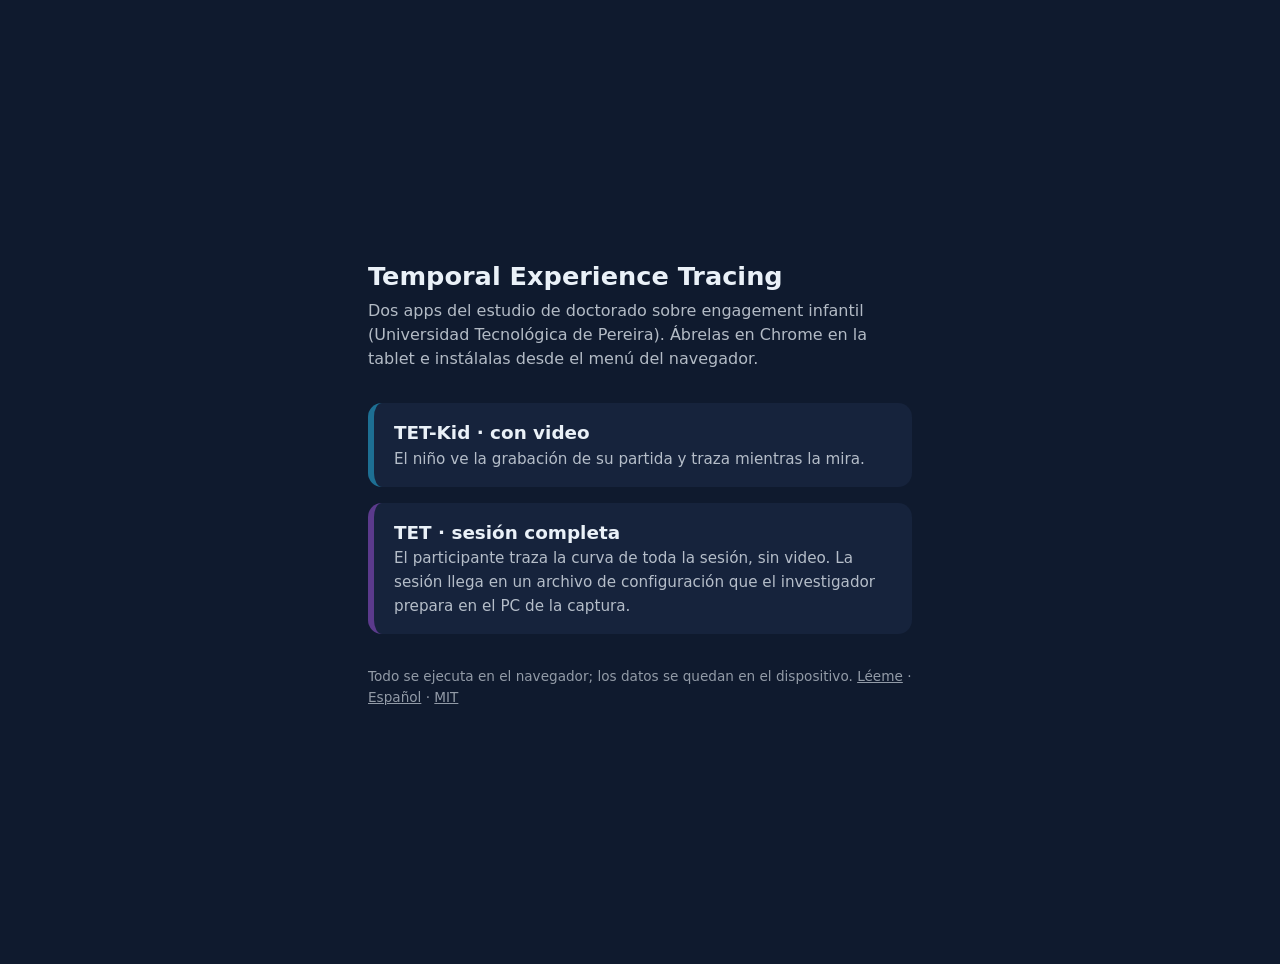
<file: index.html>
<!doctype html>
<html lang="es">
  <head>
    <meta charset="utf-8" />
    <meta name="viewport" content="width=device-width, initial-scale=1" />
    <meta name="color-scheme" content="light dark" />
    <title>TET — Temporal Experience Tracing</title>
    <link rel="icon" href="./kid/icons/kid/icon.svg" type="image/svg+xml" />
    <style>
      :root { color-scheme: light dark; }
      body {
        margin: 0; min-height: 100vh; display: grid; place-items: center; padding: 2rem;
        font: 16px/1.5 system-ui, sans-serif; background: #0f1a2e; color: #eaf1f8;
      }
      main { max-width: 34rem; }
      h1 { font-size: 1.6rem; margin: 0 0 .25rem; }
      p.lead { margin: 0 0 2rem; opacity: .75; }
      a.app {
        display: block; text-decoration: none; color: inherit; margin-bottom: 1rem;
        padding: 1rem 1.25rem; border-radius: 14px; background: #16233c;
        border-left: 6px solid var(--c);
      }
      a.app:hover { background: #1b2b48; }
      a.app strong { display: block; font-size: 1.15rem; }
      a.app span { opacity: .75; font-size: .95rem; }
      footer { margin-top: 2rem; font-size: .85rem; opacity: .6; }
      footer a { color: inherit; }
    </style>
  </head>
  <body>
    <main>
      <h1>Temporal Experience Tracing</h1>
      <p class="lead">
        Dos apps del estudio de doctorado sobre engagement infantil (Universidad Tecnológica de
        Pereira). Ábrelas en Chrome en la tablet e instálalas desde el menú del navegador.
      </p>

      <a class="app" href="./kid/" style="--c: #1d6f93">
        <strong>TET-Kid · con video</strong>
        <span>El niño ve la grabación de su partida y traza mientras la mira.</span>
      </a>

      <a class="app" href="./tet/" style="--c: #5b3a8c">
        <strong>TET · sesión completa</strong>
        <span>
          El participante traza la curva de toda la sesión, sin video. La sesión llega en un
          archivo de configuración que el investigador prepara en el PC de la captura.
        </span>
      </a>

      <footer>
        Todo se ejecuta en el navegador; los datos se quedan en el dispositivo.
        <a href="./README.md">Léeme</a> · <a href="./README.es.md">Español</a> ·
        <a href="./LICENSE">MIT</a>
      </footer>
    </main>
  </body>
</html>
</file>
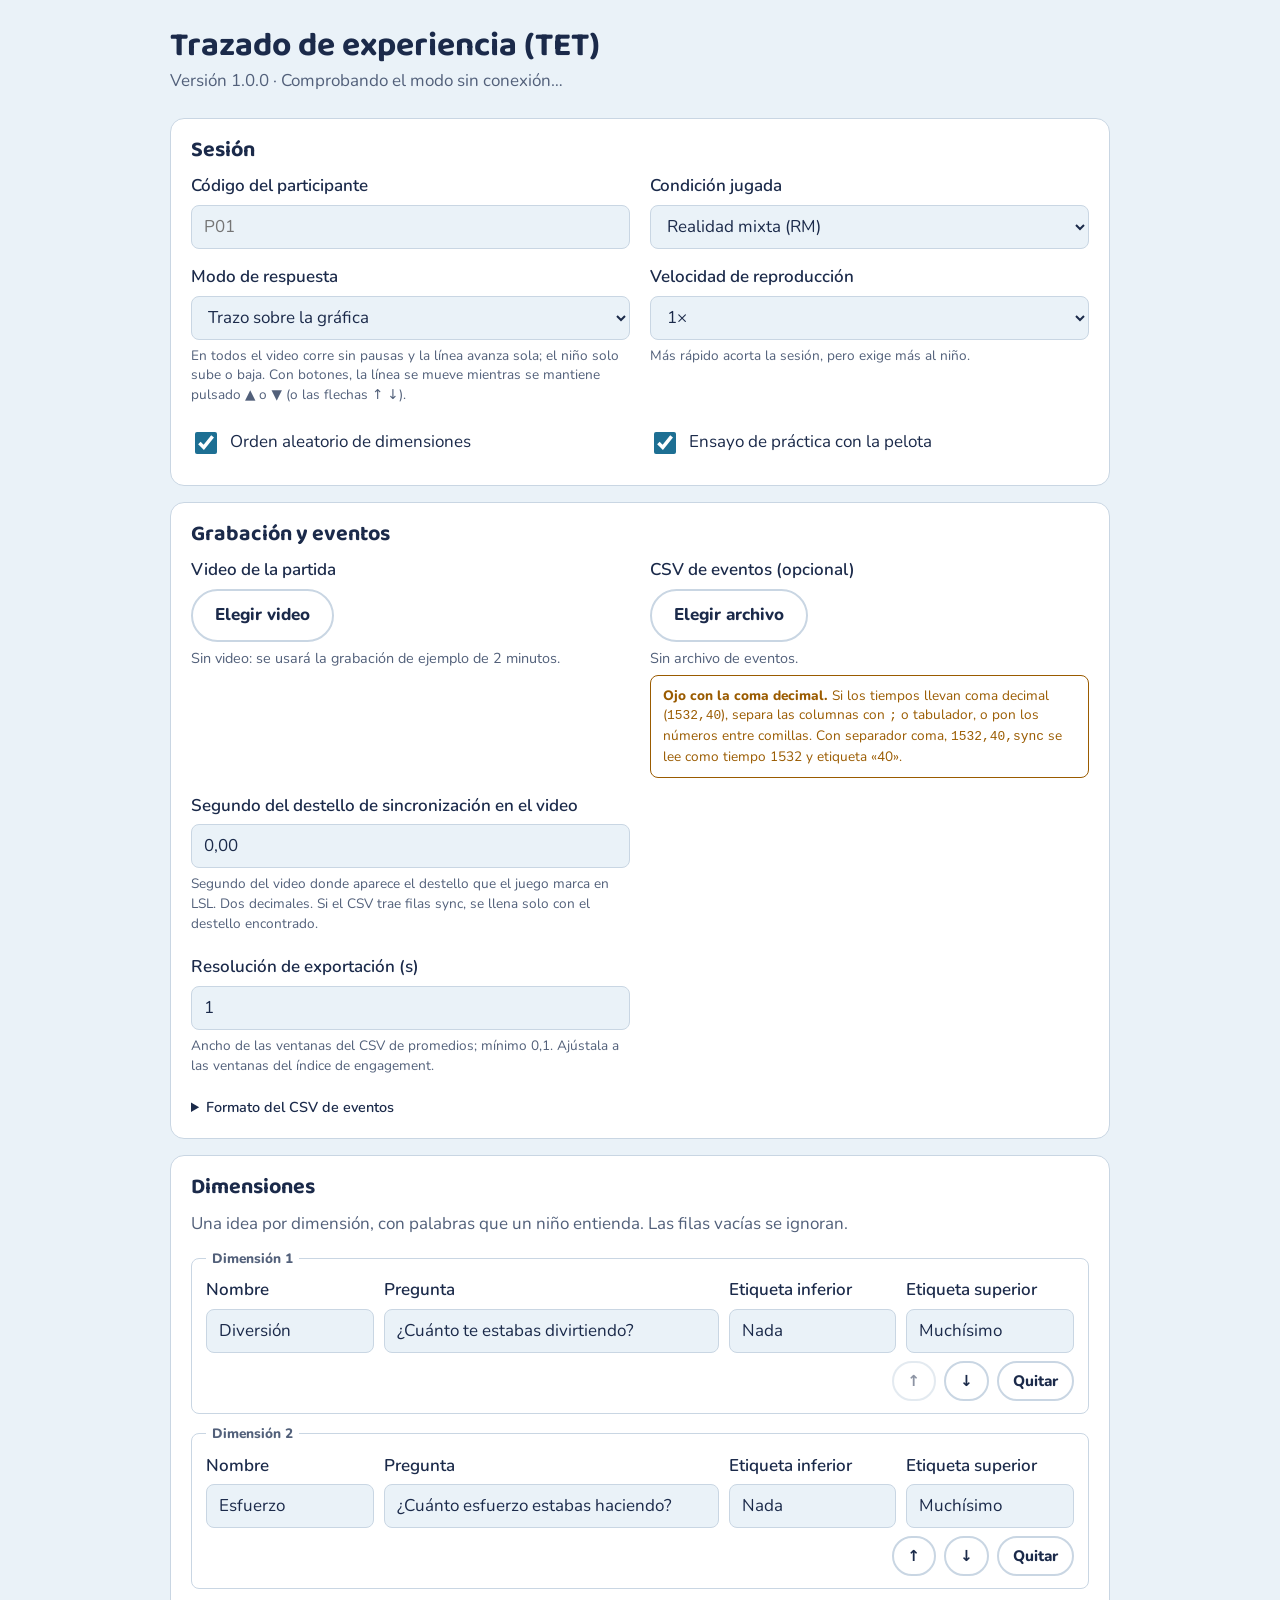
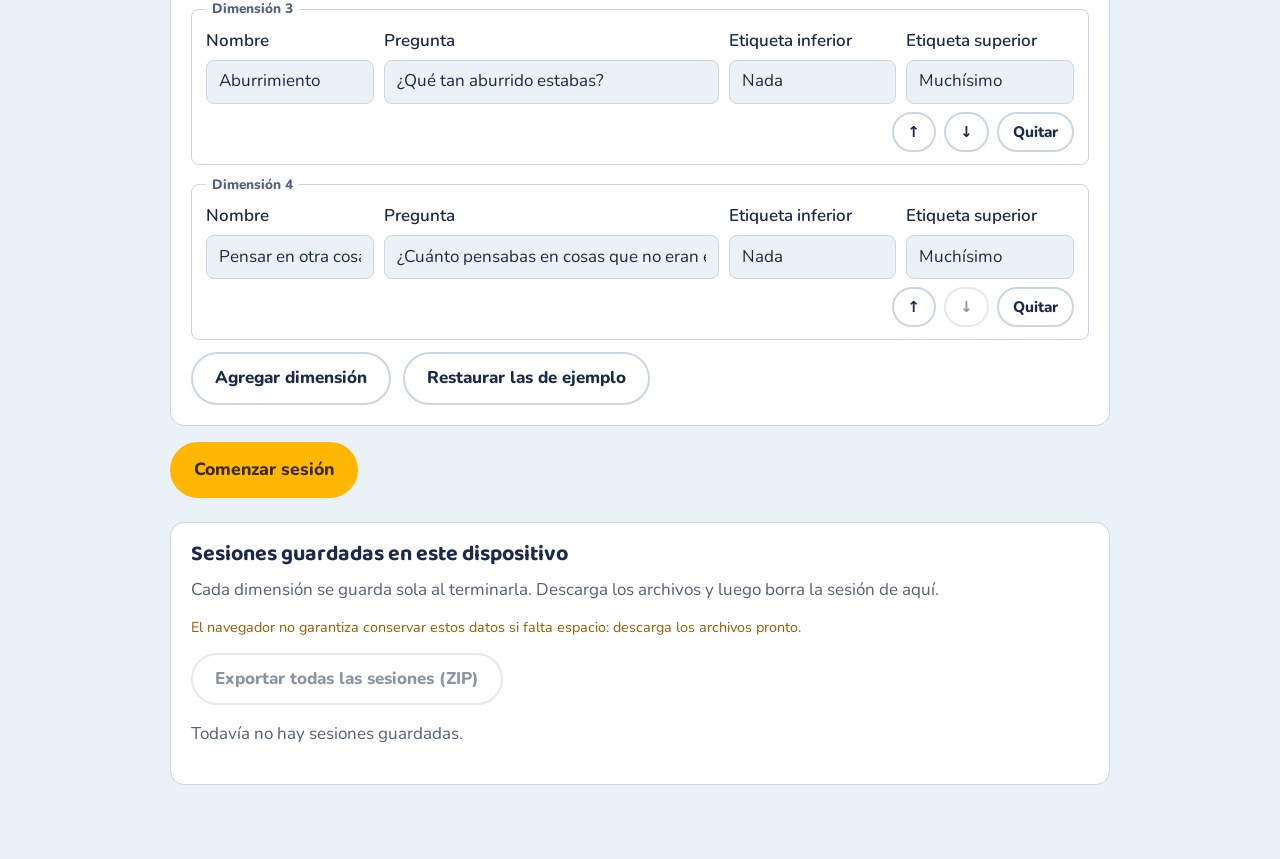
<file: kid/index.html>
<!doctype html>
<html lang="es">
  <head>
    <meta charset="utf-8" />
    <meta name="viewport" content="width=device-width, initial-scale=1, viewport-fit=cover" />
    <meta name="color-scheme" content="light dark" />
    <meta name="theme-color" content="#1d6f93" />
    <meta name="mobile-web-app-capable" content="yes" />
    <title>Trazado de experiencia (TET)</title>
    <link rel="icon" href="./icons/kid/icon.svg" type="image/svg+xml" />
    <link rel="apple-touch-icon" href="./icons/kid/icon-192.png" />
    <link rel="preload" href="./fonts/nunito-latin-400-normal.woff2" as="font" type="font/woff2" crossorigin />
    <link rel="preload" href="./fonts/baloo-2-latin-700-normal.woff2" as="font" type="font/woff2" crossorigin />
    <script type="module" crossorigin src="./assets/index-B_LGvYBt.js"></script>
    <link rel="stylesheet" crossorigin href="./assets/index-CqrUM0Bc.css">
  <link rel="manifest" href="./manifest.webmanifest"></head>
  <body>
    <main id="app"></main>
  </body>
</html>
</file>
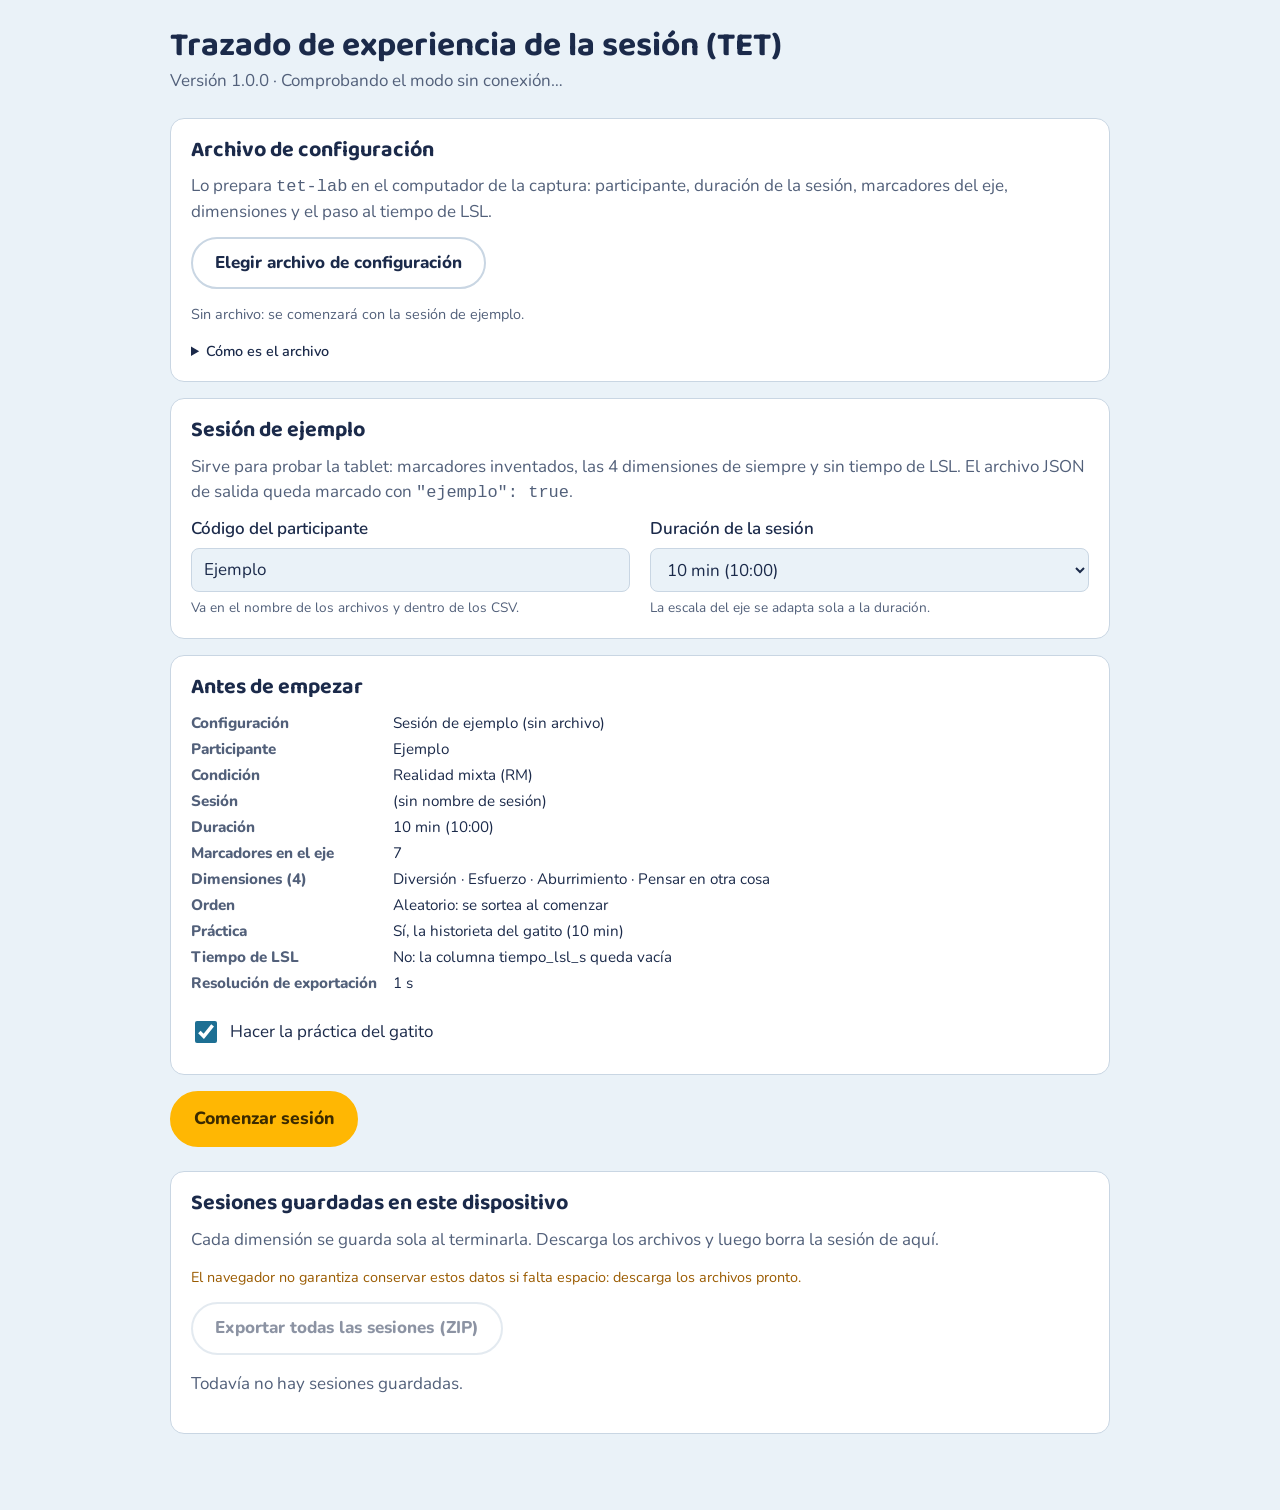
<file: tet/index.html>
<!doctype html>
<html lang="es">
  <head>
    <meta charset="utf-8" />
    <meta name="viewport" content="width=device-width, initial-scale=1, viewport-fit=cover" />
    <meta name="color-scheme" content="light dark" />
    <meta name="theme-color" content="#5b3a8c" />
    <meta name="mobile-web-app-capable" content="yes" />
    <title>Trazado de experiencia · sesión completa (TET)</title>
    <link rel="icon" href="./icons/tet/icon.svg" type="image/svg+xml" />
    <link rel="apple-touch-icon" href="./icons/tet/icon-192.png" />
    <link rel="preload" href="./fonts/nunito-latin-400-normal.woff2" as="font" type="font/woff2" crossorigin />
    <link rel="preload" href="./fonts/baloo-2-latin-700-normal.woff2" as="font" type="font/woff2" crossorigin />
    <script type="module" crossorigin src="./assets/index-WzmS4kmx.js"></script>
    <link rel="stylesheet" crossorigin href="./assets/index-CqrUM0Bc.css">
  <link rel="manifest" href="./manifest.webmanifest"></head>
  <body>
    <main id="app"></main>
  </body>
</html>
</file>
<file: kid/assets/index-CqrUM0Bc.css>
@font-face{font-family:Nunito;font-style:normal;font-weight:400;font-display:swap;src:url(../fonts/nunito-latin-400-normal.woff2)format("woff2")}@font-face{font-family:Nunito;font-style:normal;font-weight:600;font-display:swap;src:url(../fonts/nunito-latin-600-normal.woff2)format("woff2")}@font-face{font-family:Nunito;font-style:normal;font-weight:800;font-display:swap;src:url(../fonts/nunito-latin-800-normal.woff2)format("woff2")}@font-face{font-family:"Baloo 2";font-style:normal;font-weight:500;font-display:swap;src:url(../fonts/baloo-2-latin-500-normal.woff2)format("woff2")}@font-face{font-family:"Baloo 2";font-style:normal;font-weight:700;font-display:swap;src:url(../fonts/baloo-2-latin-700-normal.woff2)format("woff2")}:root{--bg:#eaf2f8;--panel:#fff;--ink:#1b2a4a;--muted:#52607a;--line:#c9d6e3;--sun:#ffb703;--sun-ink:#3b2a00;--sea:#1d6f93;--sea-ink:#fff;--trace:#c92a62;--ok:#2b7a3b;--warn:#9a5b00;--danger:#b3261e;--scrim:#0a14288c;--video-bg:#000;--font-text:"Nunito", system-ui, -apple-system, "Segoe UI", Roboto, sans-serif;--font-title:"Baloo 2", "Nunito", system-ui, -apple-system, "Segoe UI", sans-serif;--radius-s:8px;--radius-m:14px;--radius-l:22px;--radius-pill:999px;--touch-min:56px;--thumb-size:76px;--dot-radius:16px;--trace-width:6px;--lightningcss-light:initial;--lightningcss-dark: ;color-scheme:light;box-sizing:border-box;padding-top:env(safe-area-inset-top,0px);padding-bottom:env(safe-area-inset-bottom,0px)}@media (prefers-color-scheme:dark){:root:not([data-theme=light]){--bg:#0f1a2e;--panel:#172540;--ink:#e8eef7;--muted:#a9b6ca;--line:#2e4166;--sun:#ffc43d;--sun-ink:#2a1e00;--sea:#5bb8da;--sea-ink:#06202c;--trace:#ff7aa5;--ok:#6fcf86;--warn:#ffb35c;--danger:#ff8a80;--scrim:#0009;--lightningcss-light: ;--lightningcss-dark:initial;color-scheme:dark}}:root[data-theme=dark]{--bg:#0f1a2e;--panel:#172540;--ink:#e8eef7;--muted:#a9b6ca;--line:#2e4166;--sun:#ffc43d;--sun-ink:#2a1e00;--sea:#5bb8da;--sea-ink:#06202c;--trace:#ff7aa5;--ok:#6fcf86;--warn:#ffb35c;--danger:#ff8a80;--scrim:#0009;--lightningcss-light: ;--lightningcss-dark:initial;color-scheme:dark}*,:before,:after{box-sizing:inherit}html{-webkit-text-size-adjust:100%;height:100%}body{background:var(--bg);min-height:100%;color:var(--ink);font-family:var(--font-text);-webkit-tap-highlight-color:transparent;margin:0;font-size:17px;line-height:1.45}#app{min-height:100%}h1,h2,h3,.big{font-family:var(--font-title);margin:0;font-weight:700;line-height:1.1}button,input,select,textarea{font:inherit;color:inherit}button{cursor:pointer}:focus-visible{outline:3px solid var(--sea);outline-offset:2px}[hidden]{display:none!important}.muted{color:var(--muted)}.btn{border-radius:var(--radius-pill);border:2px solid var(--line);background:var(--panel);justify-content:center;align-items:center;gap:8px;min-height:48px;padding:12px 22px;font-weight:800;display:inline-flex}.btn.primary{background:var(--sun);color:var(--sun-ink);border-color:var(--sun)}.btn.sea{background:var(--sea);color:var(--sea-ink);border-color:var(--sea)}.btn.ghost{background:0 0}.btn.danger{color:var(--danger);background:0 0;border-color:currentColor}.btn:disabled{opacity:.5;cursor:not-allowed}.btn.kid{min-height:var(--touch-min);padding:12px 28px;font-size:1.2rem}.card{background:var(--panel);border:1px solid var(--line);border-radius:var(--radius-m);margin-bottom:16px;padding:20px}.card h2{margin-bottom:12px;font-size:1.35rem}.row{flex-wrap:wrap;align-items:center;gap:12px;display:flex}.status{color:var(--muted);font-size:.9rem}.status.ok{color:var(--ok)}.status.warn{color:var(--warn)}.status.error{color:var(--danger)}.researcher{max-width:980px;margin:0 auto;padding:28px 20px 60px}.researcher h1{margin-bottom:4px;font-size:2.1rem}.researcher .lead{color:var(--muted);max-width:68ch;margin:0 0 24px}.ok-text{color:var(--ok)}.warn-text{color:var(--warn)}.btn.small{min-height:40px;padding:6px 14px;font-size:.95rem}.fields{grid-template-columns:repeat(auto-fit,minmax(min(100%,300px),1fr));gap:16px 20px;display:grid}.fields.checks{margin-top:16px}.field{flex-direction:column;gap:6px;font-weight:600;display:flex}.field small,.field .status{margin:0;font-weight:400}.field small{color:var(--muted);font-size:.85rem}.field input[type=text],.field select{border:1.5px solid var(--line);border-radius:var(--radius-s);background:var(--bg);min-height:44px;padding:8px 12px;font-weight:400}.field input[aria-invalid=true]{border-color:var(--danger)}.check{align-items:center;gap:10px;min-height:44px;display:flex}.check input{width:22px;height:22px;accent-color:var(--sea)}.file-btn{min-height:44px}.notice{border-radius:var(--radius-s);border:1px solid;margin:0;padding:10px 12px;font-size:.85rem;font-weight:400}.notice.warn{color:var(--warn)}.notice code,.sample code{font-size:.95em}.hint{margin:0 0 12px}.sample{margin-top:16px;font-size:.9rem}.sample summary{cursor:pointer;font-weight:600}.sample pre{border-radius:var(--radius-s);background:var(--bg);padding:10px 12px;overflow-x:auto}.dim-row{border:1px solid var(--line);border-radius:var(--radius-s);min-width:0;margin:0 0 10px;padding:10px 14px 12px}.dim-row legend{color:var(--muted);padding:0 6px;font-size:.85rem;font-weight:800}.dim-fields{grid-template-columns:minmax(0,1fr) minmax(0,2fr) minmax(0,1fr) minmax(0,1fr);gap:10px;display:grid}.dim-fields input{width:100%;min-width:0}@media (width<=760px){.dim-fields{grid-template-columns:minmax(0,1fr) minmax(0,1fr)}.dim-fields .dim-nombre{order:-2;grid-column:1/-1}.dim-fields .dim-pregunta{order:-1;grid-column:1/-1}}.dim-tools{justify-content:flex-end;gap:8px;margin-top:8px;display:flex}.start-bar{flex-wrap:wrap;align-items:flex-start;gap:12px 20px;margin:8px 0 24px;display:flex}.start-bar .btn{min-height:var(--touch-min);font-size:1.1rem}.errors{color:var(--danger);flex:300px;margin:0;padding-left:1.2em}.kid-screen{overscroll-behavior:none;touch-action:none;-webkit-user-select:none;user-select:none;position:fixed;inset:0;overflow:hidden}.sessions{border-collapse:collapse;width:100%;font-size:.92rem}.sessions th,.sessions td{text-align:left;border-bottom:1px solid var(--line);vertical-align:middle;white-space:nowrap;padding:8px}.sessions th{color:var(--muted);font-weight:700}.file-buttons{flex-wrap:wrap;gap:6px;display:flex}.btn.small.danger,.error-text{color:var(--danger)}.fr-actions{margin:10px 0}#fr-progress{width:min(320px,100%)}.fr-preview video{border-radius:var(--radius-s);width:240px;max-width:100%;margin-bottom:10px;display:block}.fr-table tr.excluded td{opacity:.5}.fr-mode{border:0;margin:12px 0 0;padding:0}.fr-mode legend{margin-bottom:4px;font-weight:700}.fr-viewer{border-top:1px solid var(--line);margin-top:16px;padding-top:12px}.fr-viewer h3{margin:0 0 8px}.fr-stage{width:fit-content;max-width:100%;margin-bottom:10px;position:relative}.fr-stage video{border-radius:var(--radius-s);max-width:100%;max-height:60vh;display:block}.fr-stage.marking{cursor:crosshair}.fr-box{outline:2px dashed var(--danger);outline-offset:2px;pointer-events:none;position:absolute}.fr-steps{margin-bottom:8px}.fr-time{text-align:center;font-variant-numeric:tabular-nums;min-width:7ch;font-weight:700}.done .thanks{text-align:center;padding:48px 10px 36px}.done .thanks .big{font-size:clamp(2.4rem,6vw,4rem)}.done-panel>summary{cursor:pointer;align-items:center;min-height:44px;font-size:1.1rem;font-weight:800;display:flex}.done-panel[open]>summary{margin-bottom:12px}.done-panel h3{margin:22px 0 10px;font-size:1.15rem}.done-actions{justify-content:center}.meta{grid-template-columns:max-content 1fr;gap:4px 16px;margin:12px 0 0;font-size:.95rem;display:grid}.meta dt{color:var(--muted);font-weight:700}.meta dd{overflow-wrap:anywhere;margin:0}.tablewrap{overflow-x:auto}.done table{border-collapse:collapse;width:100%;font-size:.95rem}.done th,.done td{text-align:left;border-bottom:1px solid var(--line);white-space:nowrap;padding:8px 10px}.done th{color:var(--muted);font-weight:700}.practice-note{margin:12px 0 0}.minis{grid-template-columns:repeat(auto-fill,minmax(min(100%,260px),1fr));gap:12px;display:grid}.minis figure{background:var(--bg);border:1px solid var(--line);border-radius:var(--radius-s);margin:0;padding:10px}.minis figcaption{margin-bottom:6px;font-size:.9rem;font-weight:700}.minis canvas{width:100%;height:110px;display:block}.tracing{padding:calc(10px + env(safe-area-inset-top,0px)) 18px calc(12px + env(safe-area-inset-bottom,0px));background:var(--bg);flex-direction:column;gap:10px;display:flex}.tr-top{align-items:center;gap:14px;display:flex}.tr-q{flex:1;font-size:clamp(1.4rem,3.4vw,2.4rem)}.pill{border-radius:var(--radius-pill);background:var(--panel);border:2px solid var(--line);white-space:nowrap;padding:6px 16px;font-size:1rem;font-weight:800}.pill.practice{background:var(--sun);color:var(--sun-ink);border-color:var(--sun)}.tr-stage{flex:none;justify-content:center;height:38dvh;min-height:0;display:flex}.tr-stage video,.tr-stage canvas{aspect-ratio:16/9;object-fit:contain;background:var(--video-bg);border-radius:var(--radius-m);width:auto;max-width:100%;height:100%;display:block}.tr-track{flex:auto;grid-template-rows:58px minmax(0,1fr);grid-template-columns:76px minmax(0,1fr);gap:6px 10px;min-height:180px;display:grid}.tracing.slider-mode .tr-track{grid-template-columns:76px minmax(0,1fr) 96px}.tr-timeline{touch-action:none;grid-area:1/2;width:100%;height:100%;display:block}.tr-graph{touch-action:none;background:var(--panel);border-radius:var(--radius-m);outline:2px solid var(--line);outline-offset:-2px;grid-area:2/2;width:100%;height:100%;display:block}.tr-ylab{text-align:center;color:var(--muted);flex-direction:column;grid-area:2/1;justify-content:space-between;align-items:center;gap:4px;padding:4px 0;font-size:.9rem;font-weight:800;line-height:1.1;display:flex;overflow:hidden}.tr-dots{flex-direction:column;flex:1;justify-content:space-evenly;align-items:center;min-height:0;display:flex}.tr-dots .dot{width:var(--d);height:var(--d);background:var(--trace);border-radius:50%;display:block}.tr-dots .dot:nth-child(2){opacity:.8}.tr-dots .dot:nth-child(3){opacity:.65}.tr-dots .dot:nth-child(4){opacity:.5}.tr-slider{background:linear-gradient(to top, var(--panel), var(--trace));outline:2px solid var(--line);outline-offset:-2px;touch-action:none;border-radius:48px;grid-area:2/3;position:relative}.tr-thumb{width:var(--thumb-size);height:var(--thumb-size);margin-left:calc(var(--thumb-size) / -2);background:var(--sun);border:5px solid var(--panel);border-radius:50%;position:absolute;top:0;left:50%;box-shadow:0 3px 10px #00000040}.tr-slider.inactive .tr-thumb{opacity:.55}.tr-bottom{align-items:center;gap:12px;display:flex}.tr-msg{text-align:right;color:var(--warn);flex:1;font-size:1.1rem;font-weight:800}.tr-intro{z-index:5;background:var(--scrim);justify-content:center;align-items:center;padding:20px;display:flex;position:absolute;inset:0}.tr-intro-box{text-align:center;background:var(--panel);border:3px solid var(--sun);border-radius:var(--radius-l);width:100%;max-width:700px;padding:32px 30px}.tr-intro-q{margin-bottom:14px;font-size:clamp(1.8rem,4.2vw,2.8rem)}.tr-intro-p{color:var(--muted);margin:0 0 24px;font-size:1.25rem}.tr-intro .btn{min-height:64px;padding:14px 44px;font-size:1.35rem}@media (prefers-reduced-motion:reduce){*,:before,:after{scroll-behavior:auto!important;transition:none!important;animation:none!important}}.tr-admin{z-index:6}.tr-admin-box{border-color:var(--sea)}.tr-admin-actions{justify-content:center}.tracing .pill{touch-action:none;-webkit-touch-callout:none}.tracing.buttons-mode .tr-track{grid-template-columns:76px minmax(0,1fr) 112px}.tr-arrows{flex-direction:column;grid-area:2/3;justify-content:space-between;gap:10px;min-height:0;display:flex}.tr-arrow{min-height:var(--touch-min);border-radius:var(--radius-l);border:3px solid var(--line);background:var(--panel);max-height:160px;color:var(--trace);cursor:pointer;touch-action:none;-webkit-user-select:none;user-select:none;-webkit-touch-callout:none;flex:1 1 0;font-size:clamp(2rem,5vw,3.2rem);line-height:1}.tr-arrow.pressed{background:var(--sun);border-color:var(--sun);color:var(--sun-ink)}.tr-arrows.inactive .tr-arrow{opacity:.45;cursor:default}.tr-speed{color:var(--muted);flex-wrap:wrap;justify-content:center;align-items:center;gap:8px 12px;margin:0 0 22px;font-size:.95rem;display:flex}.tr-speed-label{font-weight:700}.tr-speed-opts{gap:6px;display:inline-flex}.tr-speed-btn{border-radius:var(--radius-pill);border:2px solid var(--line);background:var(--panel);min-width:64px;min-height:44px;color:var(--ink);font:inherit;cursor:pointer;padding:6px 14px;font-weight:800}.tr-speed-btn[aria-pressed=true]{background:var(--sea);border-color:var(--sea);color:var(--sea-ink)}.tr-admin-reset-row{margin-top:14px}.tr-admin-reset-note{color:var(--danger);margin:10px 0 0;font-weight:700}.tr-check{z-index:6}.tr-check-box{border-color:var(--sea);max-width:820px}.tr-check-graph{background:var(--bg);border-radius:var(--radius-m);width:100%;height:clamp(140px,30vh,260px);display:block}.tr-check-legend{color:var(--muted);margin:10px 0 0;font-weight:700}.tr-key{vertical-align:middle;border-top:4px solid var(--trace);width:28px;height:0;margin:0 6px 0 14px;display:inline-block}.tr-key-ref{border-top:3px dashed var(--sea)}.tr-check-r{margin:14px 0 22px;font-size:1.2rem;font-weight:800}.tr-check-r[data-nivel=buena]{color:var(--ok)}.tr-check-r[data-nivel=parcial]{color:var(--warn)}.tr-check-r[data-nivel=dudosa],.tr-check-r[data-nivel=insuficiente]{color:var(--danger)}.notice+.notice{margin-top:8px}.tet-tracing .tr-track{grid-template-rows:minmax(0, 1fr) var(--axis-h,80px)}.tet-tracing .tr-graph,.tet-tracing .tr-ylab{grid-row:1}.tet-axis{touch-action:none;grid-area:2/2;width:100%;height:100%;display:block}.tet-tracing .tr-msg{font-size:1rem}.tr-rotate{display:none}@media (orientation:portrait) and (width<=1024px){.tr-rotate{z-index:7;text-align:center;background:var(--bg);flex-direction:column;justify-content:center;align-items:center;gap:16px;padding:24px;display:flex;position:absolute;inset:0}.tr-rotate .big{font-size:2.2rem}.tr-rotate-icon{font-size:4rem;line-height:1}}
</file>
<file: tet/assets/index-CqrUM0Bc.css>
@font-face{font-family:Nunito;font-style:normal;font-weight:400;font-display:swap;src:url(../fonts/nunito-latin-400-normal.woff2)format("woff2")}@font-face{font-family:Nunito;font-style:normal;font-weight:600;font-display:swap;src:url(../fonts/nunito-latin-600-normal.woff2)format("woff2")}@font-face{font-family:Nunito;font-style:normal;font-weight:800;font-display:swap;src:url(../fonts/nunito-latin-800-normal.woff2)format("woff2")}@font-face{font-family:"Baloo 2";font-style:normal;font-weight:500;font-display:swap;src:url(../fonts/baloo-2-latin-500-normal.woff2)format("woff2")}@font-face{font-family:"Baloo 2";font-style:normal;font-weight:700;font-display:swap;src:url(../fonts/baloo-2-latin-700-normal.woff2)format("woff2")}:root{--bg:#eaf2f8;--panel:#fff;--ink:#1b2a4a;--muted:#52607a;--line:#c9d6e3;--sun:#ffb703;--sun-ink:#3b2a00;--sea:#1d6f93;--sea-ink:#fff;--trace:#c92a62;--ok:#2b7a3b;--warn:#9a5b00;--danger:#b3261e;--scrim:#0a14288c;--video-bg:#000;--font-text:"Nunito", system-ui, -apple-system, "Segoe UI", Roboto, sans-serif;--font-title:"Baloo 2", "Nunito", system-ui, -apple-system, "Segoe UI", sans-serif;--radius-s:8px;--radius-m:14px;--radius-l:22px;--radius-pill:999px;--touch-min:56px;--thumb-size:76px;--dot-radius:16px;--trace-width:6px;--lightningcss-light:initial;--lightningcss-dark: ;color-scheme:light;box-sizing:border-box;padding-top:env(safe-area-inset-top,0px);padding-bottom:env(safe-area-inset-bottom,0px)}@media (prefers-color-scheme:dark){:root:not([data-theme=light]){--bg:#0f1a2e;--panel:#172540;--ink:#e8eef7;--muted:#a9b6ca;--line:#2e4166;--sun:#ffc43d;--sun-ink:#2a1e00;--sea:#5bb8da;--sea-ink:#06202c;--trace:#ff7aa5;--ok:#6fcf86;--warn:#ffb35c;--danger:#ff8a80;--scrim:#0009;--lightningcss-light: ;--lightningcss-dark:initial;color-scheme:dark}}:root[data-theme=dark]{--bg:#0f1a2e;--panel:#172540;--ink:#e8eef7;--muted:#a9b6ca;--line:#2e4166;--sun:#ffc43d;--sun-ink:#2a1e00;--sea:#5bb8da;--sea-ink:#06202c;--trace:#ff7aa5;--ok:#6fcf86;--warn:#ffb35c;--danger:#ff8a80;--scrim:#0009;--lightningcss-light: ;--lightningcss-dark:initial;color-scheme:dark}*,:before,:after{box-sizing:inherit}html{-webkit-text-size-adjust:100%;height:100%}body{background:var(--bg);min-height:100%;color:var(--ink);font-family:var(--font-text);-webkit-tap-highlight-color:transparent;margin:0;font-size:17px;line-height:1.45}#app{min-height:100%}h1,h2,h3,.big{font-family:var(--font-title);margin:0;font-weight:700;line-height:1.1}button,input,select,textarea{font:inherit;color:inherit}button{cursor:pointer}:focus-visible{outline:3px solid var(--sea);outline-offset:2px}[hidden]{display:none!important}.muted{color:var(--muted)}.btn{border-radius:var(--radius-pill);border:2px solid var(--line);background:var(--panel);justify-content:center;align-items:center;gap:8px;min-height:48px;padding:12px 22px;font-weight:800;display:inline-flex}.btn.primary{background:var(--sun);color:var(--sun-ink);border-color:var(--sun)}.btn.sea{background:var(--sea);color:var(--sea-ink);border-color:var(--sea)}.btn.ghost{background:0 0}.btn.danger{color:var(--danger);background:0 0;border-color:currentColor}.btn:disabled{opacity:.5;cursor:not-allowed}.btn.kid{min-height:var(--touch-min);padding:12px 28px;font-size:1.2rem}.card{background:var(--panel);border:1px solid var(--line);border-radius:var(--radius-m);margin-bottom:16px;padding:20px}.card h2{margin-bottom:12px;font-size:1.35rem}.row{flex-wrap:wrap;align-items:center;gap:12px;display:flex}.status{color:var(--muted);font-size:.9rem}.status.ok{color:var(--ok)}.status.warn{color:var(--warn)}.status.error{color:var(--danger)}.researcher{max-width:980px;margin:0 auto;padding:28px 20px 60px}.researcher h1{margin-bottom:4px;font-size:2.1rem}.researcher .lead{color:var(--muted);max-width:68ch;margin:0 0 24px}.ok-text{color:var(--ok)}.warn-text{color:var(--warn)}.btn.small{min-height:40px;padding:6px 14px;font-size:.95rem}.fields{grid-template-columns:repeat(auto-fit,minmax(min(100%,300px),1fr));gap:16px 20px;display:grid}.fields.checks{margin-top:16px}.field{flex-direction:column;gap:6px;font-weight:600;display:flex}.field small,.field .status{margin:0;font-weight:400}.field small{color:var(--muted);font-size:.85rem}.field input[type=text],.field select{border:1.5px solid var(--line);border-radius:var(--radius-s);background:var(--bg);min-height:44px;padding:8px 12px;font-weight:400}.field input[aria-invalid=true]{border-color:var(--danger)}.check{align-items:center;gap:10px;min-height:44px;display:flex}.check input{width:22px;height:22px;accent-color:var(--sea)}.file-btn{min-height:44px}.notice{border-radius:var(--radius-s);border:1px solid;margin:0;padding:10px 12px;font-size:.85rem;font-weight:400}.notice.warn{color:var(--warn)}.notice code,.sample code{font-size:.95em}.hint{margin:0 0 12px}.sample{margin-top:16px;font-size:.9rem}.sample summary{cursor:pointer;font-weight:600}.sample pre{border-radius:var(--radius-s);background:var(--bg);padding:10px 12px;overflow-x:auto}.dim-row{border:1px solid var(--line);border-radius:var(--radius-s);min-width:0;margin:0 0 10px;padding:10px 14px 12px}.dim-row legend{color:var(--muted);padding:0 6px;font-size:.85rem;font-weight:800}.dim-fields{grid-template-columns:minmax(0,1fr) minmax(0,2fr) minmax(0,1fr) minmax(0,1fr);gap:10px;display:grid}.dim-fields input{width:100%;min-width:0}@media (width<=760px){.dim-fields{grid-template-columns:minmax(0,1fr) minmax(0,1fr)}.dim-fields .dim-nombre{order:-2;grid-column:1/-1}.dim-fields .dim-pregunta{order:-1;grid-column:1/-1}}.dim-tools{justify-content:flex-end;gap:8px;margin-top:8px;display:flex}.start-bar{flex-wrap:wrap;align-items:flex-start;gap:12px 20px;margin:8px 0 24px;display:flex}.start-bar .btn{min-height:var(--touch-min);font-size:1.1rem}.errors{color:var(--danger);flex:300px;margin:0;padding-left:1.2em}.kid-screen{overscroll-behavior:none;touch-action:none;-webkit-user-select:none;user-select:none;position:fixed;inset:0;overflow:hidden}.sessions{border-collapse:collapse;width:100%;font-size:.92rem}.sessions th,.sessions td{text-align:left;border-bottom:1px solid var(--line);vertical-align:middle;white-space:nowrap;padding:8px}.sessions th{color:var(--muted);font-weight:700}.file-buttons{flex-wrap:wrap;gap:6px;display:flex}.btn.small.danger,.error-text{color:var(--danger)}.fr-actions{margin:10px 0}#fr-progress{width:min(320px,100%)}.fr-preview video{border-radius:var(--radius-s);width:240px;max-width:100%;margin-bottom:10px;display:block}.fr-table tr.excluded td{opacity:.5}.fr-mode{border:0;margin:12px 0 0;padding:0}.fr-mode legend{margin-bottom:4px;font-weight:700}.fr-viewer{border-top:1px solid var(--line);margin-top:16px;padding-top:12px}.fr-viewer h3{margin:0 0 8px}.fr-stage{width:fit-content;max-width:100%;margin-bottom:10px;position:relative}.fr-stage video{border-radius:var(--radius-s);max-width:100%;max-height:60vh;display:block}.fr-stage.marking{cursor:crosshair}.fr-box{outline:2px dashed var(--danger);outline-offset:2px;pointer-events:none;position:absolute}.fr-steps{margin-bottom:8px}.fr-time{text-align:center;font-variant-numeric:tabular-nums;min-width:7ch;font-weight:700}.done .thanks{text-align:center;padding:48px 10px 36px}.done .thanks .big{font-size:clamp(2.4rem,6vw,4rem)}.done-panel>summary{cursor:pointer;align-items:center;min-height:44px;font-size:1.1rem;font-weight:800;display:flex}.done-panel[open]>summary{margin-bottom:12px}.done-panel h3{margin:22px 0 10px;font-size:1.15rem}.done-actions{justify-content:center}.meta{grid-template-columns:max-content 1fr;gap:4px 16px;margin:12px 0 0;font-size:.95rem;display:grid}.meta dt{color:var(--muted);font-weight:700}.meta dd{overflow-wrap:anywhere;margin:0}.tablewrap{overflow-x:auto}.done table{border-collapse:collapse;width:100%;font-size:.95rem}.done th,.done td{text-align:left;border-bottom:1px solid var(--line);white-space:nowrap;padding:8px 10px}.done th{color:var(--muted);font-weight:700}.practice-note{margin:12px 0 0}.minis{grid-template-columns:repeat(auto-fill,minmax(min(100%,260px),1fr));gap:12px;display:grid}.minis figure{background:var(--bg);border:1px solid var(--line);border-radius:var(--radius-s);margin:0;padding:10px}.minis figcaption{margin-bottom:6px;font-size:.9rem;font-weight:700}.minis canvas{width:100%;height:110px;display:block}.tracing{padding:calc(10px + env(safe-area-inset-top,0px)) 18px calc(12px + env(safe-area-inset-bottom,0px));background:var(--bg);flex-direction:column;gap:10px;display:flex}.tr-top{align-items:center;gap:14px;display:flex}.tr-q{flex:1;font-size:clamp(1.4rem,3.4vw,2.4rem)}.pill{border-radius:var(--radius-pill);background:var(--panel);border:2px solid var(--line);white-space:nowrap;padding:6px 16px;font-size:1rem;font-weight:800}.pill.practice{background:var(--sun);color:var(--sun-ink);border-color:var(--sun)}.tr-stage{flex:none;justify-content:center;height:38dvh;min-height:0;display:flex}.tr-stage video,.tr-stage canvas{aspect-ratio:16/9;object-fit:contain;background:var(--video-bg);border-radius:var(--radius-m);width:auto;max-width:100%;height:100%;display:block}.tr-track{flex:auto;grid-template-rows:58px minmax(0,1fr);grid-template-columns:76px minmax(0,1fr);gap:6px 10px;min-height:180px;display:grid}.tracing.slider-mode .tr-track{grid-template-columns:76px minmax(0,1fr) 96px}.tr-timeline{touch-action:none;grid-area:1/2;width:100%;height:100%;display:block}.tr-graph{touch-action:none;background:var(--panel);border-radius:var(--radius-m);outline:2px solid var(--line);outline-offset:-2px;grid-area:2/2;width:100%;height:100%;display:block}.tr-ylab{text-align:center;color:var(--muted);flex-direction:column;grid-area:2/1;justify-content:space-between;align-items:center;gap:4px;padding:4px 0;font-size:.9rem;font-weight:800;line-height:1.1;display:flex;overflow:hidden}.tr-dots{flex-direction:column;flex:1;justify-content:space-evenly;align-items:center;min-height:0;display:flex}.tr-dots .dot{width:var(--d);height:var(--d);background:var(--trace);border-radius:50%;display:block}.tr-dots .dot:nth-child(2){opacity:.8}.tr-dots .dot:nth-child(3){opacity:.65}.tr-dots .dot:nth-child(4){opacity:.5}.tr-slider{background:linear-gradient(to top, var(--panel), var(--trace));outline:2px solid var(--line);outline-offset:-2px;touch-action:none;border-radius:48px;grid-area:2/3;position:relative}.tr-thumb{width:var(--thumb-size);height:var(--thumb-size);margin-left:calc(var(--thumb-size) / -2);background:var(--sun);border:5px solid var(--panel);border-radius:50%;position:absolute;top:0;left:50%;box-shadow:0 3px 10px #00000040}.tr-slider.inactive .tr-thumb{opacity:.55}.tr-bottom{align-items:center;gap:12px;display:flex}.tr-msg{text-align:right;color:var(--warn);flex:1;font-size:1.1rem;font-weight:800}.tr-intro{z-index:5;background:var(--scrim);justify-content:center;align-items:center;padding:20px;display:flex;position:absolute;inset:0}.tr-intro-box{text-align:center;background:var(--panel);border:3px solid var(--sun);border-radius:var(--radius-l);width:100%;max-width:700px;padding:32px 30px}.tr-intro-q{margin-bottom:14px;font-size:clamp(1.8rem,4.2vw,2.8rem)}.tr-intro-p{color:var(--muted);margin:0 0 24px;font-size:1.25rem}.tr-intro .btn{min-height:64px;padding:14px 44px;font-size:1.35rem}@media (prefers-reduced-motion:reduce){*,:before,:after{scroll-behavior:auto!important;transition:none!important;animation:none!important}}.tr-admin{z-index:6}.tr-admin-box{border-color:var(--sea)}.tr-admin-actions{justify-content:center}.tracing .pill{touch-action:none;-webkit-touch-callout:none}.tracing.buttons-mode .tr-track{grid-template-columns:76px minmax(0,1fr) 112px}.tr-arrows{flex-direction:column;grid-area:2/3;justify-content:space-between;gap:10px;min-height:0;display:flex}.tr-arrow{min-height:var(--touch-min);border-radius:var(--radius-l);border:3px solid var(--line);background:var(--panel);max-height:160px;color:var(--trace);cursor:pointer;touch-action:none;-webkit-user-select:none;user-select:none;-webkit-touch-callout:none;flex:1 1 0;font-size:clamp(2rem,5vw,3.2rem);line-height:1}.tr-arrow.pressed{background:var(--sun);border-color:var(--sun);color:var(--sun-ink)}.tr-arrows.inactive .tr-arrow{opacity:.45;cursor:default}.tr-speed{color:var(--muted);flex-wrap:wrap;justify-content:center;align-items:center;gap:8px 12px;margin:0 0 22px;font-size:.95rem;display:flex}.tr-speed-label{font-weight:700}.tr-speed-opts{gap:6px;display:inline-flex}.tr-speed-btn{border-radius:var(--radius-pill);border:2px solid var(--line);background:var(--panel);min-width:64px;min-height:44px;color:var(--ink);font:inherit;cursor:pointer;padding:6px 14px;font-weight:800}.tr-speed-btn[aria-pressed=true]{background:var(--sea);border-color:var(--sea);color:var(--sea-ink)}.tr-admin-reset-row{margin-top:14px}.tr-admin-reset-note{color:var(--danger);margin:10px 0 0;font-weight:700}.tr-check{z-index:6}.tr-check-box{border-color:var(--sea);max-width:820px}.tr-check-graph{background:var(--bg);border-radius:var(--radius-m);width:100%;height:clamp(140px,30vh,260px);display:block}.tr-check-legend{color:var(--muted);margin:10px 0 0;font-weight:700}.tr-key{vertical-align:middle;border-top:4px solid var(--trace);width:28px;height:0;margin:0 6px 0 14px;display:inline-block}.tr-key-ref{border-top:3px dashed var(--sea)}.tr-check-r{margin:14px 0 22px;font-size:1.2rem;font-weight:800}.tr-check-r[data-nivel=buena]{color:var(--ok)}.tr-check-r[data-nivel=parcial]{color:var(--warn)}.tr-check-r[data-nivel=dudosa],.tr-check-r[data-nivel=insuficiente]{color:var(--danger)}.notice+.notice{margin-top:8px}.tet-tracing .tr-track{grid-template-rows:minmax(0, 1fr) var(--axis-h,80px)}.tet-tracing .tr-graph,.tet-tracing .tr-ylab{grid-row:1}.tet-axis{touch-action:none;grid-area:2/2;width:100%;height:100%;display:block}.tet-tracing .tr-msg{font-size:1rem}.tr-rotate{display:none}@media (orientation:portrait) and (width<=1024px){.tr-rotate{z-index:7;text-align:center;background:var(--bg);flex-direction:column;justify-content:center;align-items:center;gap:16px;padding:24px;display:flex;position:absolute;inset:0}.tr-rotate .big{font-size:2.2rem}.tr-rotate-icon{font-size:4rem;line-height:1}}
</file>
